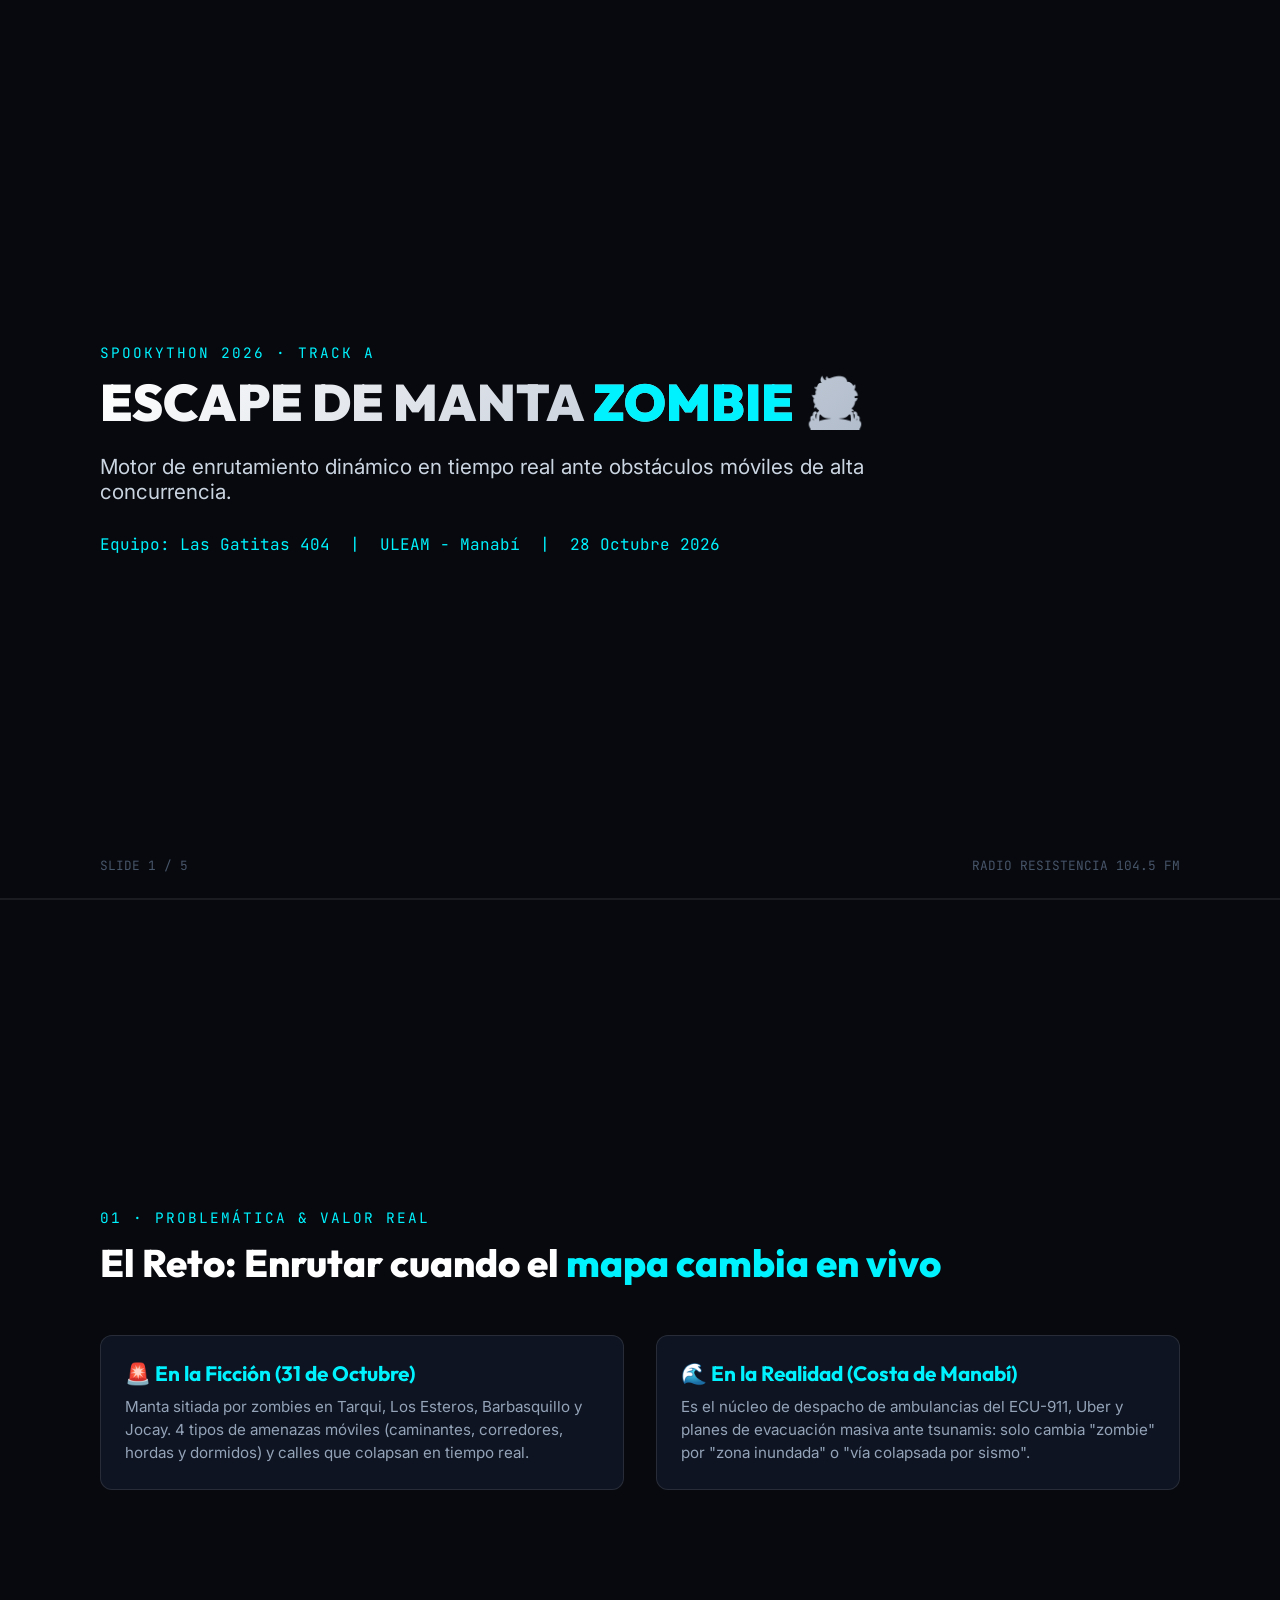
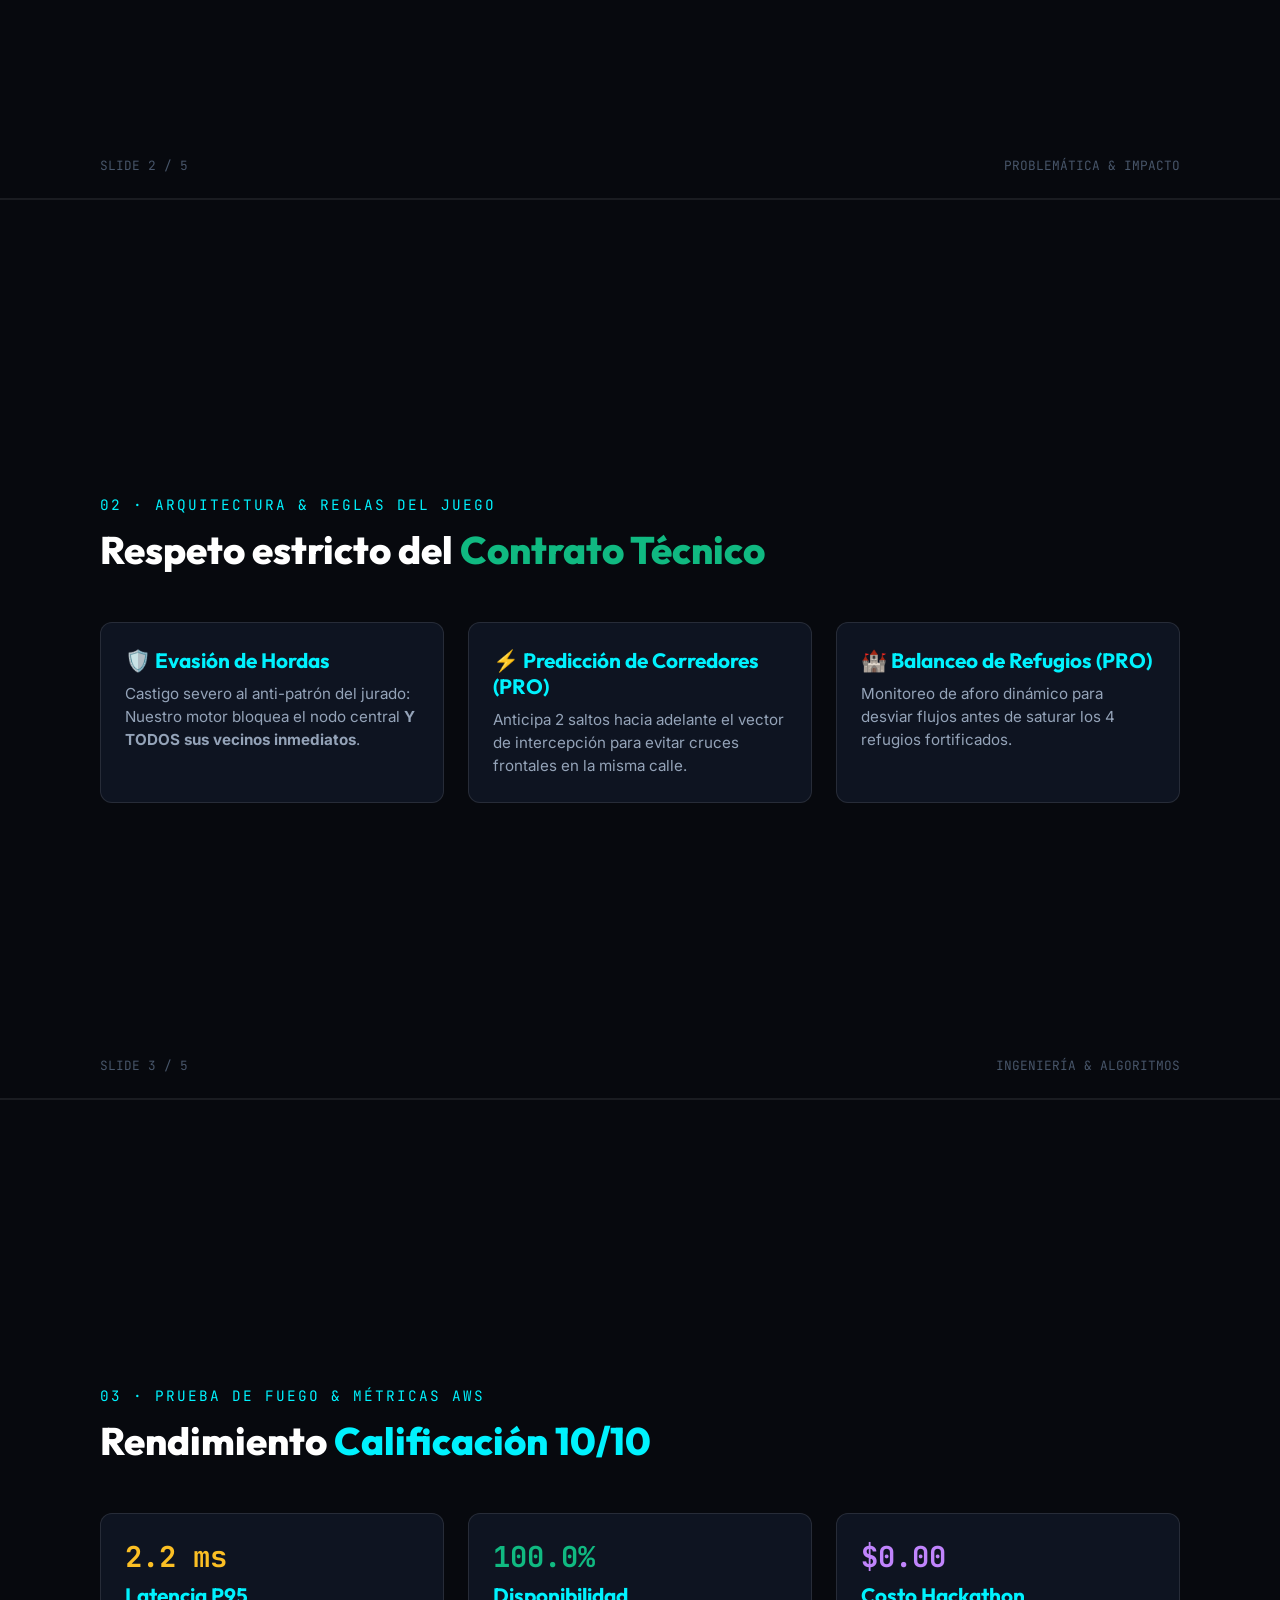
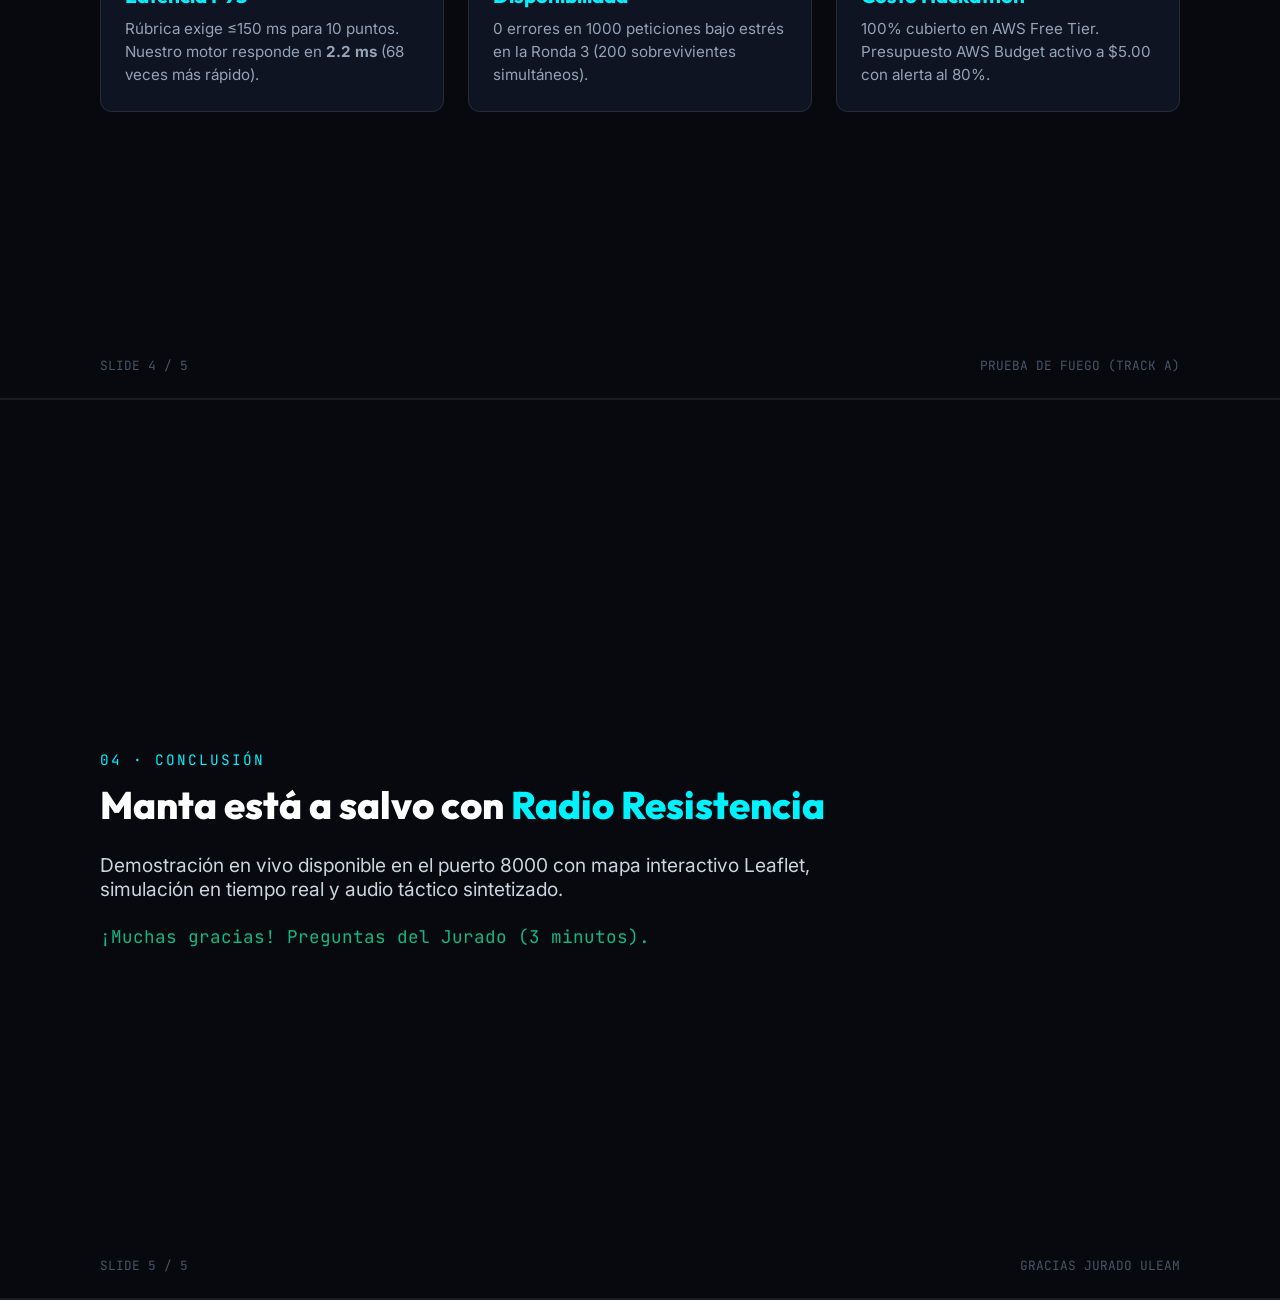
<file: presentation/pitch_deck.html>
<!DOCTYPE html>
<html lang="es">
<head>
  <meta charset="UTF-8">
  <title>Pitch Deck | Escape de Manta Zombie - Spookython 2026</title>
  <link href="https://fonts.googleapis.com/css2?family=Outfit:wght@400;700;900&family=JetBrains+Mono:wght@500;700&family=Inter:wght@400;600&display=swap" rel="stylesheet">
  <style>
    :root {
      --bg: #07090e;
      --card: #111827;
      --cyan: #00f2fe;
      --green: #10b981;
      --gold: #fbbf24;
      --red: #ef4444;
      --purple: #c084fc;
    }
    * { box-sizing: border-box; margin: 0; padding: 0; }
    body {
      background: var(--bg);
      color: #f8fafc;
      font-family: 'Inter', sans-serif;
      overflow-x: hidden;
    }
    .slide {
      min-height: 100vh;
      display: flex;
      flex-direction: column;
      justify-content: center;
      padding: 60px 100px;
      border-bottom: 2px solid rgba(255, 255, 255, 0.08);
      position: relative;
    }
    .slide-tag {
      font-family: 'JetBrains Mono', monospace;
      color: var(--cyan);
      font-size: 0.9rem;
      letter-spacing: 2px;
      margin-bottom: 12px;
    }
    h1 {
      font-family: 'Outfit', sans-serif;
      font-size: 3.2rem;
      font-weight: 900;
      line-height: 1.1;
      margin-bottom: 24px;
      background: linear-gradient(135deg, #ffffff 0%, #94a3b8 100%);
      -webkit-background-clip: text;
      -webkit-text-fill-color: transparent;
    }
    h2 {
      font-family: 'Outfit', sans-serif;
      font-size: 2.4rem;
      font-weight: 800;
      color: #fff;
      margin-bottom: 24px;
    }
    .highlight-cyan { color: var(--cyan); -webkit-text-fill-color: var(--cyan); }
    .highlight-green { color: var(--green); -webkit-text-fill-color: var(--green); }
    .grid-3 {
      display: grid;
      grid-template-columns: repeat(3, 1fr);
      gap: 24px;
      margin-top: 24px;
    }
    .grid-2 {
      display: grid;
      grid-template-columns: repeat(2, 1fr);
      gap: 32px;
      margin-top: 24px;
    }
    .feature-card {
      background: rgba(17, 24, 39, 0.8);
      border: 1px solid rgba(255, 255, 255, 0.1);
      border-radius: 12px;
      padding: 24px;
    }
    .feature-card h3 {
      font-family: 'Outfit', sans-serif;
      font-size: 1.3rem;
      color: var(--cyan);
      margin-bottom: 10px;
    }
    .feature-card p {
      color: #94a3b8;
      font-size: 0.95rem;
      line-height: 1.5;
    }
    .metric-badge {
      display: inline-block;
      font-family: 'JetBrains Mono', monospace;
      font-size: 1.8rem;
      font-weight: 700;
      color: var(--gold);
      margin-bottom: 6px;
    }
    .footer-slide {
      position: absolute;
      bottom: 24px;
      left: 100px;
      right: 100px;
      display: flex;
      justify-content: space-between;
      color: #475569;
      font-size: 0.8rem;
      font-family: 'JetBrains Mono', monospace;
    }
  </style>
</head>
<body>

  <!-- Slide 1: Cover -->
  <section class="slide">
    <div class="slide-tag">SPOOKYTHON 2026 · TRACK A</div>
    <h1>ESCAPE DE MANTA <span class="highlight-cyan">ZOMBIE</span> 🧟</h1>
    <p style="font-size: 1.3rem; color: #cbd5e1; max-width: 800px; margin-bottom: 30px;">
      Motor de enrutamiento dinámico en tiempo real ante obstáculos móviles de alta concurrencia.
    </p>
    <div style="font-family: 'JetBrains Mono', monospace; color: var(--cyan); font-size: 1rem;">
      Equipo: Las Gatitas 404 &nbsp;|&nbsp; ULEAM - Manabí &nbsp;|&nbsp; 28 Octubre 2026
    </div>
    <div class="footer-slide"><span>SLIDE 1 / 5</span><span>RADIO RESISTENCIA 104.5 FM</span></div>
  </section>

  <!-- Slide 2: Problem & Real World Impact -->
  <section class="slide">
    <div class="slide-tag">01 · PROBLEMÁTICA &amp; VALOR REAL</div>
    <h2>El Reto: Enrutar cuando el <span class="highlight-cyan">mapa cambia en vivo</span></h2>
    <div class="grid-2">
      <div class="feature-card">
        <h3>🚨 En la Ficción (31 de Octubre)</h3>
        <p>Manta sitiada por zombies en Tarqui, Los Esteros, Barbasquillo y Jocay. 4 tipos de amenazas móviles (caminantes, corredores, hordas y dormidos) y calles que colapsan en tiempo real.</p>
      </div>
      <div class="feature-card">
        <h3>🌊 En la Realidad (Costa de Manabí)</h3>
        <p>Es el núcleo de despacho de ambulancias del ECU-911, Uber y planes de evacuación masiva ante tsunamis: solo cambia "zombie" por "zona inundada" o "vía colapsada por sismo".</p>
      </div>
    </div>
    <div class="footer-slide"><span>SLIDE 2 / 5</span><span>PROBLEMÁTICA &amp; IMPACTO</span></div>
  </section>

  <!-- Slide 3: Architecture & Technical Contract -->
  <section class="slide">
    <div class="slide-tag">02 · ARQUITECTURA &amp; REGLAS DEL JUEGO</div>
    <h2>Respeto estricto del <span class="highlight-green">Contrato Técnico</span></h2>
    <div class="grid-3">
      <div class="feature-card">
        <h3>🛡️ Evasión de Hordas</h3>
        <p>Castigo severo al anti-patrón del jurado: Nuestro motor bloquea el nodo central <b>Y TODOS sus vecinos inmediatos</b>.</p>
      </div>
      <div class="feature-card">
        <h3>⚡ Predicción de Corredores (PRO)</h3>
        <p>Anticipa 2 saltos hacia adelante el vector de intercepción para evitar cruces frontales en la misma calle.</p>
      </div>
      <div class="feature-card">
        <h3>🏰 Balanceo de Refugios (PRO)</h3>
        <p>Monitoreo de aforo dinámico para desviar flujos antes de saturar los 4 refugios fortificados.</p>
      </div>
    </div>
    <div class="footer-slide"><span>SLIDE 3 / 5</span><span>INGENIERÍA &amp; ALGORITMOS</span></div>
  </section>

  <!-- Slide 4: Fire Test Metrics & AWS -->
  <section class="slide">
    <div class="slide-tag">03 · PRUEBA DE FUEGO &amp; MÉTRICAS AWS</div>
    <h2>Rendimiento <span class="highlight-cyan">Calificación 10/10</span></h2>
    <div class="grid-3">
      <div class="feature-card">
        <div class="metric-badge">2.2 ms</div>
        <h3>Latencia P95</h3>
        <p>Rúbrica exige &le;150 ms para 10 puntos. Nuestro motor responde en <b>2.2 ms</b> (68 veces más rápido).</p>
      </div>
      <div class="feature-card">
        <div class="metric-badge" style="color: var(--green);">100.0%</div>
        <h3>Disponibilidad</h3>
        <p>0 errores en 1000 peticiones bajo estrés en la Ronda 3 (200 sobrevivientes simultáneos).</p>
      </div>
      <div class="feature-card">
        <div class="metric-badge" style="color: var(--purple);">$0.00</div>
        <h3>Costo Hackathon</h3>
        <p>100% cubierto en AWS Free Tier. Presupuesto AWS Budget activo a $5.00 con alerta al 80%.</p>
      </div>
    </div>
    <div class="footer-slide"><span>SLIDE 4 / 5</span><span>PRUEBA DE FUEGO (TRACK A)</span></div>
  </section>

  <!-- Slide 5: Conclusion -->
  <section class="slide">
    <div class="slide-tag">04 · CONCLUSIÓN</div>
    <h2>Manta está a salvo con <span class="highlight-cyan">Radio Resistencia</span></h2>
    <p style="font-size: 1.2rem; color: #cbd5e1; max-width: 800px; margin-bottom: 24px;">
      Demostración en vivo disponible en el puerto 8000 con mapa interactivo Leaflet, simulación en tiempo real y audio táctico sintetizado.
    </p>
    <div style="font-family: 'JetBrains Mono', monospace; font-size: 1.1rem; color: var(--green);">
      ¡Muchas gracias! Preguntas del Jurado (3 minutos).
    </div>
    <div class="footer-slide"><span>SLIDE 5 / 5</span><span>GRACIAS JURADO ULEAM</span></div>
  </section>

</body>
</html>
</file>
